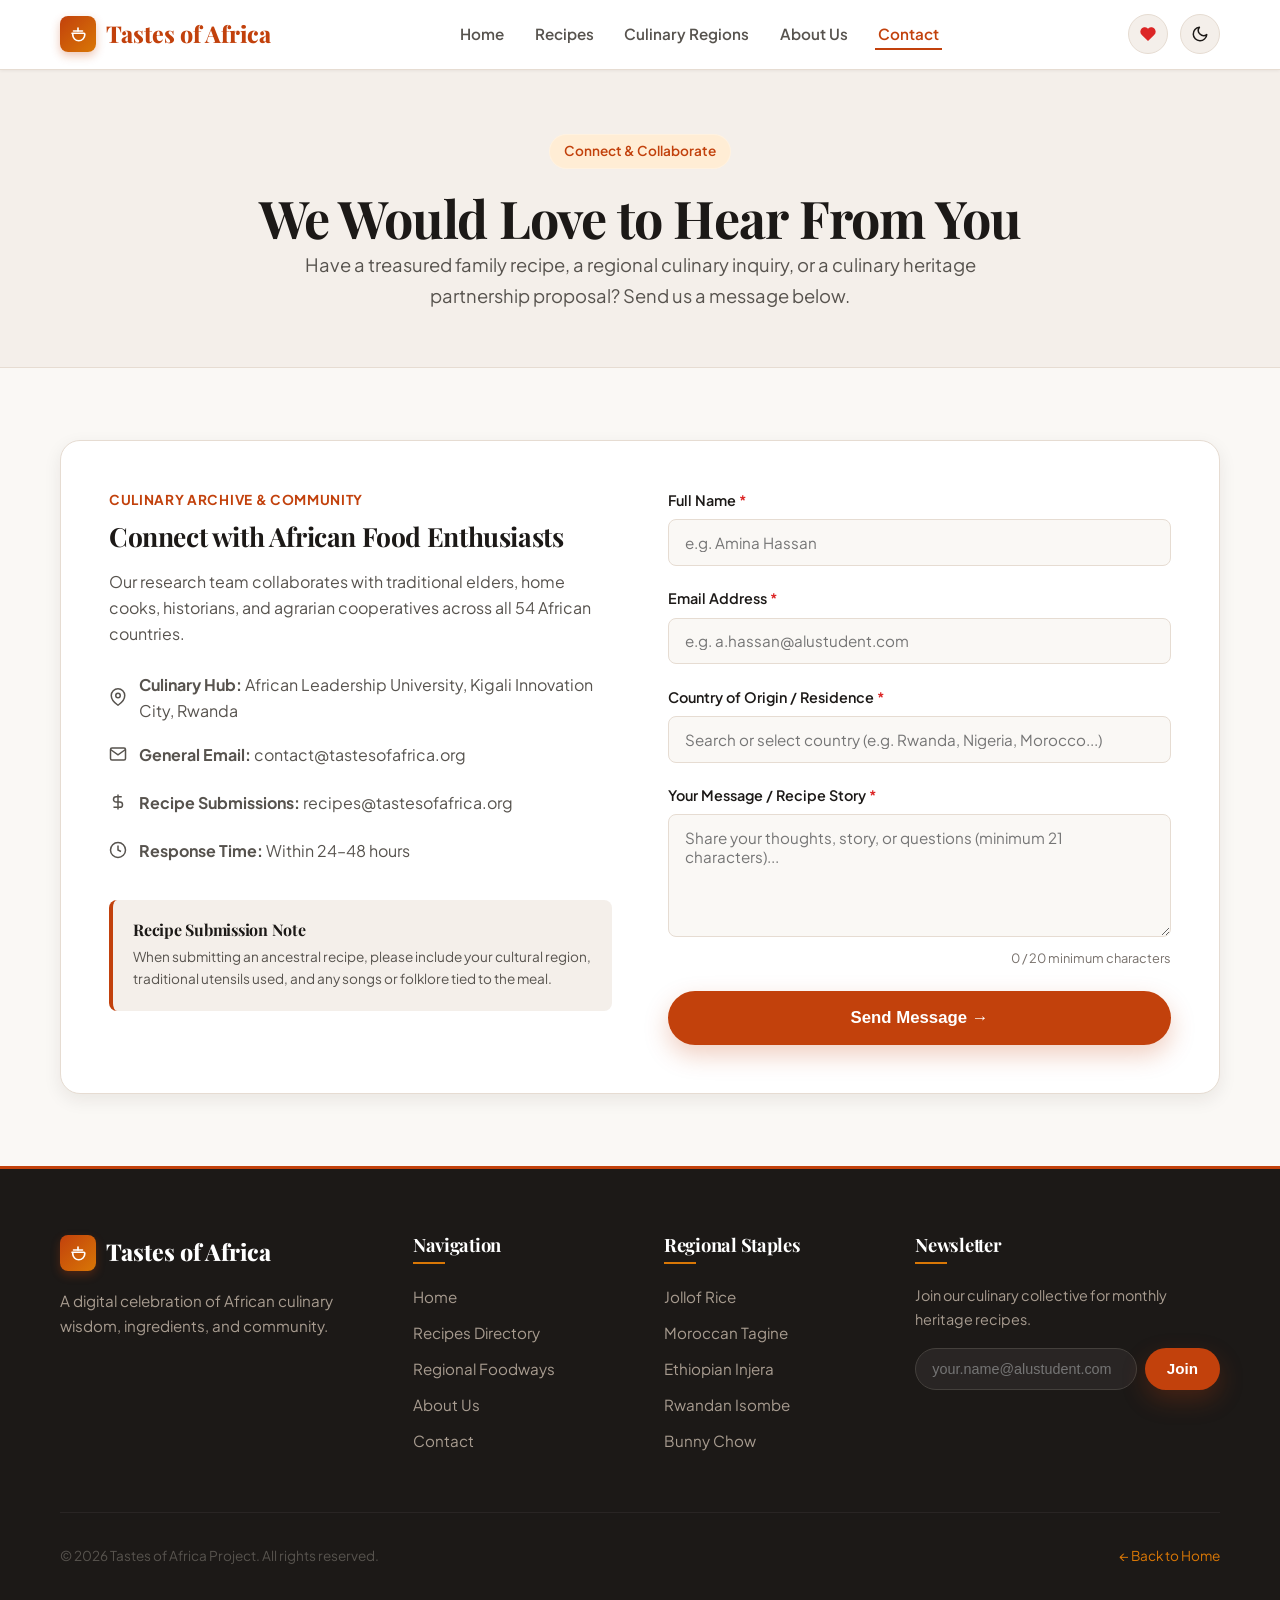
<file: contact.html>
<!DOCTYPE html>
<html lang="en">
<head>
  <meta charset="UTF-8">
  <meta name="viewport" content="width=device-width, initial-scale=1.0">
  <meta name="description" content="Contact the Tastes of Africa team - Submit family recipes, inquire about regional culinary workshops, or partner with our heritage archive.">
  <title>Contact Us | Tastes of Africa</title>
  <link rel="stylesheet" href="styles.css">
  <link rel="icon" href="data:image/svg+xml,<svg xmlns='http://www.w3.org/2000/svg' viewBox='0 0 100 100'><circle cx='50' cy='50' r='46' fill='%23C2410C'/><path d='M30 65 Q50 25 70 65 Z' fill='%23FAF8F5'/></svg>">
</head>
<body>

  <!-- Navigation Header -->
  <header class="site-header" role="banner">
    <div class="container navbar">
      <a href="index.html" class="brand-logo" aria-label="Tastes of Africa Homepage">
        <span class="brand-icon" aria-hidden="true"><svg width="18" height="18" viewBox="0 0 24 24" fill="none" stroke="currentColor" stroke-width="2.2" stroke-linecap="round" stroke-linejoin="round"><path d="M4 11h16a1 1 0 0 1 1 1v1a8 8 0 0 1-8 8 8 8 0 0 1-8-8v-1a1 1 0 0 1 1-1z"></path><path d="M6 8h12"></path><path d="M12 4v4"></path></svg></span>
        <span>Tastes of Africa</span>
      </a>

      <button class="mobile-nav-toggle" id="mobileNavToggle" aria-label="Toggle navigation menu" aria-expanded="false">
        ☰
      </button>

      <nav role="navigation" aria-label="Main Navigation">
        <ul class="nav-menu" id="navMenu">
          <li><a href="index.html" class="nav-link">Home</a></li>
          <li><a href="recipes.html" class="nav-link">Recipes</a></li>
          <li><a href="regions.html" class="nav-link">Culinary Regions</a></li>
          <li><a href="about.html" class="nav-link">About Us</a></li>
          <li><a href="contact.html" class="nav-link active">Contact</a></li>
        </ul>
      </nav>

      <div class="nav-actions">
        <a href="recipes.html" class="btn-icon" title="View Saved Favorites" aria-label="View Saved Favorites">
          <svg width="16" height="16" viewBox="0 0 24 24" fill="#DC2626" stroke="#DC2626" stroke-width="2" style="display:inline-block; vertical-align:middle;"><path d="M20.84 4.61a5.5 5.5 0 0 0-7.78 0L12 5.67l-1.06-1.06a5.5 5.5 0 0 0-7.78 7.78l1.06 1.06L12 21.23l7.78-7.78 1.06-1.06a5.5 5.5 0 0 0 0-7.78z"></path></svg><span id="favoritesCountBadge" class="pill-badge" style="display:none; font-size:0.7rem; padding: 2px 6px; margin-left: 2px;">0</span>
        </a>
        <button id="themeToggleBtn" class="btn-icon" aria-label="Toggle dark and light theme"><svg width="18" height="18" viewBox="0 0 24 24" fill="none" stroke="currentColor" stroke-width="2" stroke-linecap="round" stroke-linejoin="round"><path d="M21 12.79A9 9 0 1 1 11.21 3 7 7 0 0 0 21 12.79z"></path></svg></button>
      </div>
    </div>
  </header>

  <main id="mainContent">

    <!-- Page Header Hero -->
    <section class="section-muted" style="padding-block: 4rem 2.5rem; border-bottom: 1px solid var(--border-color);">
      <div class="container text-center" style="text-align: center;">
        <span class="pill-badge" style="background:var(--primary-light); color:var(--primary-terracotta); margin-bottom: 1rem; display:inline-block;">
          Connect & Collaborate
        </span>
        <h1>We Would Love to Hear From You</h1>
        <p style="max-width: 680px; margin-inline: auto; font-size: 1.15rem;">
          Have a treasured family recipe, a regional culinary inquiry, or a culinary heritage partnership proposal? Send us a message below.
        </p>
      </div>
    </section>

    <!-- Contact Form Section -->
    <section class="section">
      <div class="container">
        <div class="contact-wrapper">

          <!-- Left Info Column -->
          <div class="contact-info">
            <span class="tagline" style="color:var(--primary-terracotta); font-weight:700; text-transform:uppercase; font-size:0.85rem; letter-spacing:0.05em; display:block; margin-bottom:0.5rem;">
              Culinary Archive & Community
            </span>
            <h3>Connect with African Food Enthusiasts</h3>
            <p>
              Our research team collaborates with traditional elders, home cooks, historians, and agrarian cooperatives across all 54 African countries.
            </p>

            <ul class="contact-details">
              <li>
                <span style="font-size:1.3rem;"><svg width="18" height="18" viewBox="0 0 24 24" fill="none" stroke="currentColor" stroke-width="2"><path d="M21 10c0 7-9 13-9 13s-9-6-9-13a9 9 0 0 1 18 0z"></path><circle cx="12" cy="10" r="3"></circle></svg></span>
                <span><strong>Culinary Hub:</strong> African Leadership University, Kigali Innovation City, Rwanda</span>
              </li>
              <li>
                <span style="font-size:1.3rem;"><svg width="18" height="18" viewBox="0 0 24 24" fill="none" stroke="currentColor" stroke-width="2"><path d="M4 4h16c1.1 0 2 .9 2 2v12c0 1.1-.9 2-2 2H4c-1.1 0-2-.9-2-2V6c0-1.1.9-2 2-2z"></path><polyline points="22,6 12,13 2,6"></polyline></svg></span>
                <span><strong>General Email:</strong> contact@tastesofafrica.org</span>
              </li>
              <li>
                <span style="font-size:1.3rem;"><svg width="18" height="18" viewBox="0 0 24 24" fill="none" stroke="currentColor" stroke-width="2"><path d="M12 2v20M17 5H9.5a3.5 3.5 0 0 0 0 7h5a3.5 3.5 0 0 1 0 7H6"></path></svg></span>
                <span><strong>Recipe Submissions:</strong> recipes@tastesofafrica.org</span>
              </li>
              <li>
                <span style="font-size:1.3rem;"><svg width="18" height="18" viewBox="0 0 24 24" fill="none" stroke="currentColor" stroke-width="2"><circle cx="12" cy="12" r="10"></circle><polyline points="12 6 12 12 16 14"></polyline></svg></span>
                <span><strong>Response Time:</strong> Within 24–48 hours</span>
              </li>
            </ul>

            <div style="background:var(--bg-subtle); padding:1.25rem; border-radius:var(--radius-sm); border-left:4px solid var(--primary-terracotta); margin-top:2rem;">
              <h4 style="margin-bottom:0.35rem; font-size:1rem;">Recipe Submission Note</h4>
              <p style="margin:0; font-size:0.85rem; color:var(--text-secondary);">
                When submitting an ancestral recipe, please include your cultural region, traditional utensils used, and any songs or folklore tied to the meal.
              </p>
            </div>
          </div>

          <!-- Right Column: Accessible Form & Dynamic JS Feedback -->
          <div class="contact-form-container">

            <!-- Dynamic Confirmation Card (Hidden by default, shown by JS on successful validation) -->
            <div id="confirmationCard" class="confirmation-card" role="alert" aria-live="polite">
              <div style="display:inline-grid; place-items:center; width:64px; height:64px; border-radius:50%; background:#DCFCE7; color:#166534; margin-bottom:1rem;"><svg width="32" height="32" viewBox="0 0 24 24" fill="none" stroke="currentColor" stroke-width="2.5"><polyline points="20 6 9 17 4 12"></polyline></svg></div>
              <h3 id="dynamicGreeting">Thank you! We've received your message.</h3>
              <p>
                Our culinary team has received your submission and will get in touch with you shortly. Thank you for contributing to Africa's living culinary story!
              </p>
              <div style="margin-top:1.5rem;">
                <a href="recipes.html" class="btn btn-primary">Browse Recipes Meanwhile →</a>
              </div>
            </div>

            <!-- The Contact Form -->
            <form id="contactForm" novalidate aria-label="Contact Tastes of Africa Form">

              <!-- Name Field with Label -->
              <div class="form-group">
                <label for="name">Full Name <span style="color:var(--paprika-red);">*</span></label>
                <input 
                  type="text" 
                  id="name" 
                  name="name" 
                  class="form-control" 
                  placeholder="e.g. Amina Hassan" 
                  required 
                  autocomplete="name">
                <div class="form-feedback" id="nameError">Please enter your name.</div>
              </div>

              <!-- Email Field with Label -->
              <div class="form-group">
                <label for="email">Email Address <span style="color:var(--paprika-red);">*</span></label>
                <input 
                  type="email" 
                  id="email" 
                  name="email" 
                  class="form-control" 
                  placeholder="e.g. a.hassan@alustudent.com" 
                  required 
                  autocomplete="email">
                <div class="form-feedback" id="emailError">Please enter a valid email address.</div>
              </div>

              <!-- Country Field with <select> and <datalist> Suggestions -->
              <div class="form-group">
                <label for="country">Country of Origin / Residence <span style="color:var(--paprika-red);">*</span></label>
                <input 
                  list="africanCountries" 
                  id="country" 
                  name="country" 
                  class="form-control" 
                  placeholder="Search or select country (e.g. Rwanda, Nigeria, Morocco...)" 
                  required>
                
                <!-- Datalist Suggestions -->
                <datalist id="africanCountries">
                  <option value="Algeria">
                  <option value="Angola">
                  <option value="Cameroon">
                  <option value="Democratic Republic of the Congo">
                  <option value="Egypt">
                  <option value="Eritrea">
                  <option value="Ethiopia">
                  <option value="Ghana">
                  <option value="Ivory Coast">
                  <option value="Kenya">
                  <option value="Madagascar">
                  <option value="Mali">
                  <option value="Morocco">
                  <option value="Mozambique">
                  <option value="Nigeria">
                  <option value="Rwanda">
                  <option value="Senegal">
                  <option value="South Africa">
                  <option value="Tanzania">
                  <option value="Tunisia">
                  <option value="Uganda">
                  <option value="Zambia">
                  <option value="Zimbabwe">
                </datalist>
              </div>

              <!-- Message Textarea with Label -->
              <div class="form-group">
                <label for="message">Your Message / Recipe Story <span style="color:var(--paprika-red);">*</span></label>
                <textarea 
                  id="message" 
                  name="message" 
                  class="form-control" 
                  placeholder="Share your thoughts, story, or questions (minimum 21 characters)..." 
                  rows="5" 
                  required></textarea>
                <div class="char-counter" id="charCounter">0 / 20 minimum characters</div>
                <div class="form-feedback" id="messageError">Please enter at least 21 characters in your message.</div>
              </div>

              <!-- Submit Button -->
              <button type="submit" class="btn btn-primary" id="submitBtn" style="width:100%; padding:0.95rem; font-size:1.05rem;">
                Send Message →
              </button>
            </form>

          </div>

        </div>
      </div>
    </section>

  </main>

  <!-- Site Footer -->
  <footer class="site-footer" role="contentinfo">
    <div class="container">
      <div class="footer-grid">

        <div class="footer-col">
          <a href="index.html" class="brand-logo" style="color:#FFFFFF; margin-bottom:1rem; display:inline-flex;">
            <span class="brand-icon" aria-hidden="true"><svg width="18" height="18" viewBox="0 0 24 24" fill="none" stroke="currentColor" stroke-width="2.2" stroke-linecap="round" stroke-linejoin="round"><path d="M4 11h16a1 1 0 0 1 1 1v1a8 8 0 0 1-8 8 8 8 0 0 1-8-8v-1a1 1 0 0 1 1-1z"></path><path d="M6 8h12"></path><path d="M12 4v4"></path></svg></span>
            <span>Tastes of Africa</span>
          </a>
          <p style="color:#A89C90; font-size:0.95rem;">
            A digital celebration of African culinary wisdom, ingredients, and community.
          </p>
        </div>

        <div class="footer-col">
          <h4>Navigation</h4>
          <ul class="footer-links">
            <li><a href="index.html">Home</a></li>
            <li><a href="recipes.html">Recipes Directory</a></li>
            <li><a href="regions.html">Regional Foodways</a></li>
            <li><a href="about.html">About Us</a></li>
            <li><a href="contact.html">Contact</a></li>
          </ul>
        </div>

        <div class="footer-col">
          <h4>Regional Staples</h4>
          <ul class="footer-links">
            <li><a href="jollof-rice.html">Jollof Rice</a></li>
            <li><a href="tagine.html">Moroccan Tagine</a></li>
            <li><a href="injera.html">Ethiopian Injera</a></li>
            <li><a href="isombe.html">Rwandan Isombe</a></li>
            <li><a href="bunny-chow.html">Bunny Chow</a></li>
          </ul>
        </div>

        <div class="footer-col">
          <h4>Newsletter</h4>
          <p style="color:#A89C90; font-size:0.9rem;">
            Join our culinary collective for monthly heritage recipes.
          </p>
          <form class="newsletter-form">
            <input type="email" placeholder="your.name@alustudent.com" required>
            <button type="submit" class="btn btn-primary" style="padding:0.65rem 1.25rem;">Join</button>
          </form>
        </div>

      </div>

      <div class="footer-bottom">
        <p>© 2026 Tastes of Africa Project. All rights reserved.</p>
        <p><a href="index.html" style="color:var(--saffron-gold);">← Back to Home</a></p>
      </div>
    </div>
  </footer>

  <script src="script.js"></script>
</body>
</html>
</file>
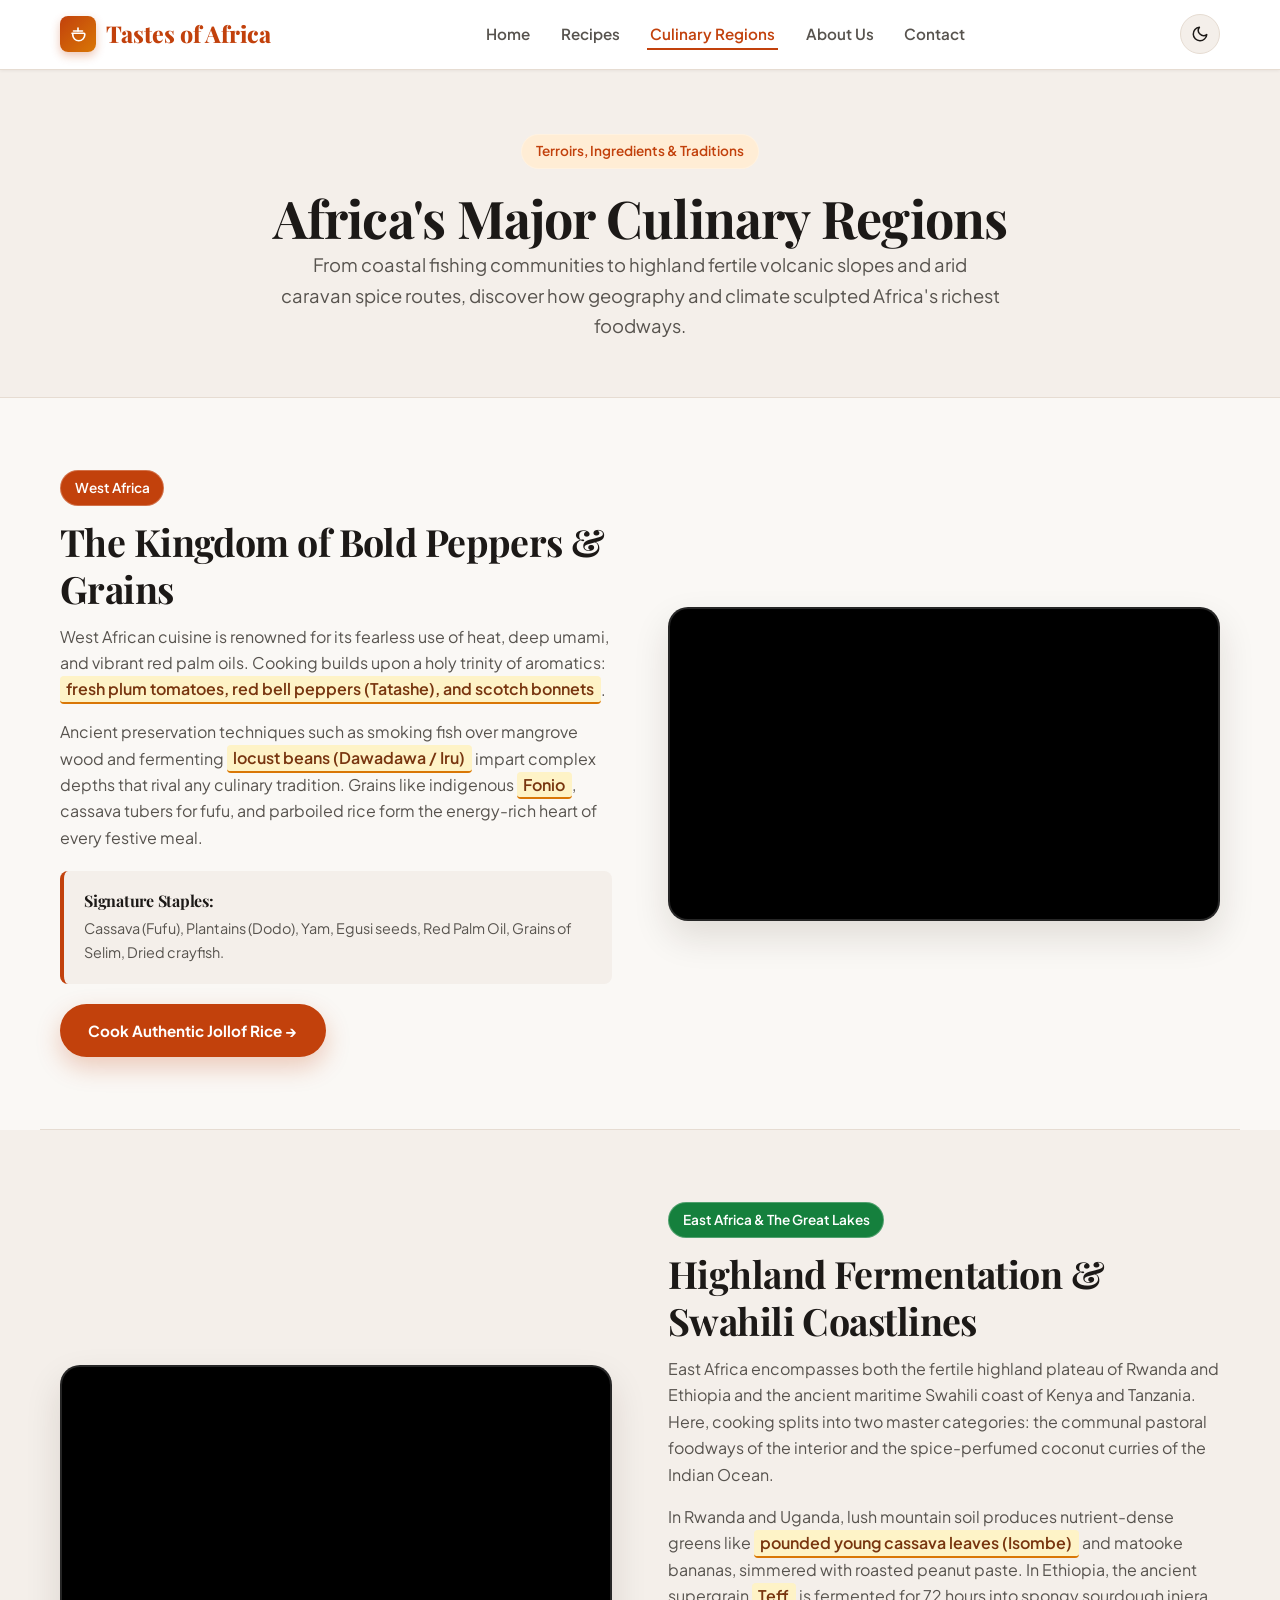
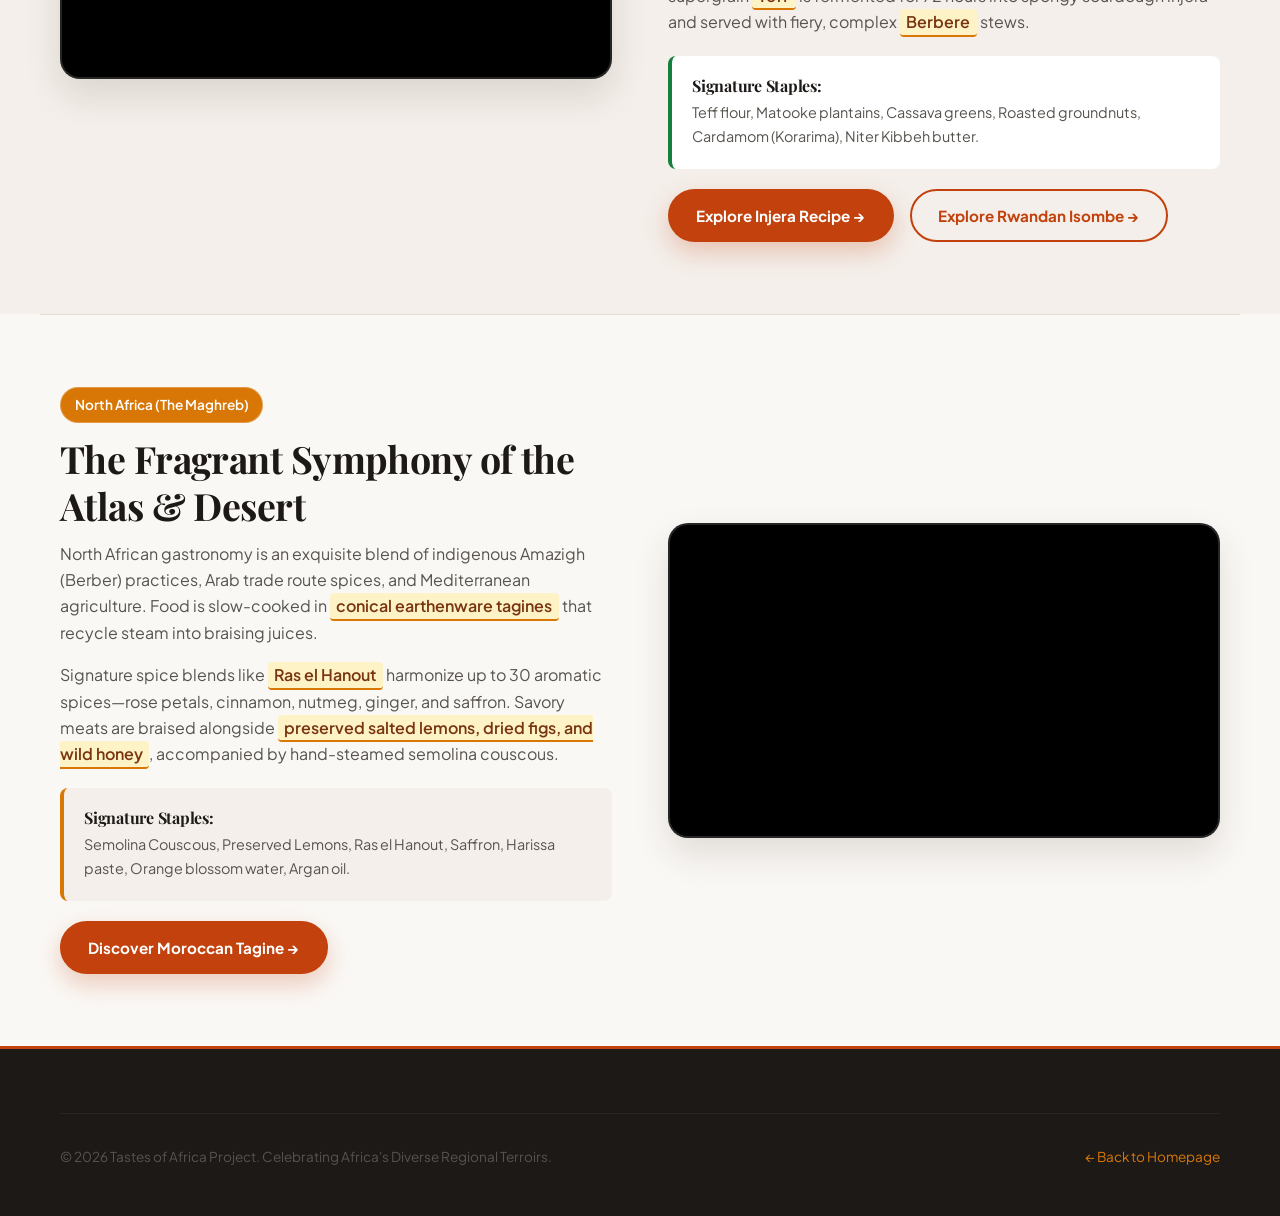
<file: regions.html>
<!DOCTYPE html>
<html lang="en">
<head>
  <meta charset="UTF-8">
  <meta name="viewport" content="width=device-width, initial-scale=1.0">
  <meta name="description" content="Explore Africa's diverse culinary terroirs: West Africa's smoky pepper stews, North Africa's aromatic tagines, East Africa's highland grains, and Southern Africa's open-fire braais.">
  <title>Culinary Regions of Africa | Tastes of Africa</title>
  <link rel="stylesheet" href="styles.css">
  <link rel="icon" href="data:image/svg+xml,<svg xmlns='http://www.w3.org/2000/svg' viewBox='0 0 100 100'><circle cx='50' cy='50' r='46' fill='%23C2410C'/><path d='M30 65 Q50 25 70 65 Z' fill='%23FAF8F5'/></svg>">
</head>
<body>

  <!-- Navigation Header -->
  <header class="site-header" role="banner">
    <div class="container navbar">
      <a href="index.html" class="brand-logo">
        <span class="brand-icon" aria-hidden="true"><svg width="18" height="18" viewBox="0 0 24 24" fill="none" stroke="currentColor" stroke-width="2.2" stroke-linecap="round" stroke-linejoin="round"><path d="M4 11h16a1 1 0 0 1 1 1v1a8 8 0 0 1-8 8 8 8 0 0 1-8-8v-1a1 1 0 0 1 1-1z"></path><path d="M6 8h12"></path><path d="M12 4v4"></path></svg></span>
        <span>Tastes of Africa</span>
      </a>

      <button class="mobile-nav-toggle" id="mobileNavToggle" aria-label="Toggle navigation">☰</button>

      <nav role="navigation">
        <ul class="nav-menu" id="navMenu">
          <li><a href="index.html" class="nav-link">Home</a></li>
          <li><a href="recipes.html" class="nav-link">Recipes</a></li>
          <li><a href="regions.html" class="nav-link active">Culinary Regions</a></li>
          <li><a href="about.html" class="nav-link">About Us</a></li>
          <li><a href="contact.html" class="nav-link">Contact</a></li>
        </ul>
      </nav>

      <div class="nav-actions">
        <button id="themeToggleBtn" class="btn-icon" aria-label="Toggle theme"><svg width="18" height="18" viewBox="0 0 24 24" fill="none" stroke="currentColor" stroke-width="2" stroke-linecap="round" stroke-linejoin="round"><path d="M21 12.79A9 9 0 1 1 11.21 3 7 7 0 0 0 21 12.79z"></path></svg></button>
      </div>
    </div>
  </header>

  <main id="mainContent">

    <!-- Region Page Hero -->
    <section class="section-muted" style="padding-block: 4rem 2.5rem; border-bottom: 1px solid var(--border-color);">
      <div class="container text-center" style="text-align: center;">
        <span class="pill-badge" style="background:var(--primary-light); color:var(--primary-terracotta); margin-bottom: 1rem; display:inline-block;">
          Terroirs, Ingredients & Traditions
        </span>
        <h1>Africa's Major Culinary Regions</h1>
        <p style="max-width: 720px; margin-inline: auto; font-size: 1.15rem;">
          From coastal fishing communities to highland fertile volcanic slopes and arid caravan spice routes, discover how geography and climate sculpted Africa's richest foodways.
        </p>
      </div>
    </section>

    <!-- Region 1: West Africa -->
    <section class="section" id="west-africa">
      <div class="container">
        <div style="display:grid; grid-template-columns: 1fr 1fr; gap: 3.5rem; align-items:center;">
          <div>
            <span class="pill-badge" style="background:var(--primary-terracotta); color:#fff; margin-bottom:0.75rem; display:inline-block;">
              West Africa
            </span>
            <h2>The Kingdom of Bold Peppers & Grains</h2>
            <p>
              West African cuisine is renowned for its fearless use of heat, deep umami, and vibrant red palm oils. Cooking builds upon a holy trinity of aromatics: <mark>fresh plum tomatoes, red bell peppers (Tatashe), and scotch bonnets</mark>.
            </p>
            <p>
              Ancient preservation techniques such as smoking fish over mangrove wood and fermenting <mark>locust beans (Dawadawa / Iru)</mark> impart complex depths that rival any culinary tradition. Grains like indigenous <mark>Fonio</mark>, cassava tubers for fufu, and parboiled rice form the energy-rich heart of every festive meal.
            </p>
            <div style="background:var(--bg-subtle); padding:1.25rem; border-radius:var(--radius-sm); margin-block:1.25rem; border-left:4px solid var(--primary-terracotta);">
              <h4 style="margin-bottom:0.35rem;">Signature Staples:</h4>
              <p style="margin:0; font-size:0.9rem;">
                Cassava (Fufu), Plantains (Dodo), Yam, Egusi seeds, Red Palm Oil, Grains of Selim, Dried crayfish.
              </p>
            </div>
            <div>
              <a href="jollof-rice.html" class="btn btn-primary">Cook Authentic Jollof Rice →</a>
            </div>
          </div>

          <div>
            <div class="video-responsive-wrapper">
              <iframe 
                src="https://www.youtube-nocookie.com/embed/Zq_y6Z1-c2s" 
                title="West African Street Food and Cooking Culture" 
                allowfullscreen 
                loading="lazy">
              </iframe>
            </div>
          </div>
        </div>
      </div>
    </section>

    <hr style="border:none; border-top:1px solid var(--border-color); max-width:1200px; margin-inline:auto;">

    <!-- Region 2: East Africa -->
    <section class="section section-muted" id="east-africa">
      <div class="container">
        <div style="display:grid; grid-template-columns: 1fr 1fr; gap: 3.5rem; align-items:center;">
          <div style="order: 2;">
            <span class="pill-badge" style="background:var(--moringa-green); color:#fff; margin-bottom:0.75rem; display:inline-block;">
              East Africa & The Great Lakes
            </span>
            <h2>Highland Fermentation & Swahili Coastlines</h2>
            <p>
              East Africa encompasses both the fertile highland plateau of Rwanda and Ethiopia and the ancient maritime Swahili coast of Kenya and Tanzania. Here, cooking splits into two master categories: the communal pastoral foodways of the interior and the spice-perfumed coconut curries of the Indian Ocean.
            </p>
            <p>
              In Rwanda and Uganda, lush mountain soil produces nutrient-dense greens like <mark>pounded young cassava leaves (Isombe)</mark> and matooke bananas, simmered with roasted peanut paste. In Ethiopia, the ancient supergrain <mark>Teff</mark> is fermented for 72 hours into spongy sourdough injera and served with fiery, complex <mark>Berbere</mark> stews.
            </p>
            <div style="background:var(--bg-surface); padding:1.25rem; border-radius:var(--radius-sm); margin-block:1.25rem; border-left:4px solid var(--moringa-green);">
              <h4 style="margin-bottom:0.35rem;">Signature Staples:</h4>
              <p style="margin:0; font-size:0.9rem;">
                Teff flour, Matooke plantains, Cassava greens, Roasted groundnuts, Cardamom (Korarima), Niter Kibbeh butter.
              </p>
            </div>
            <div style="display:flex; gap:1rem; flex-wrap:wrap;">
              <a href="injera.html" class="btn btn-primary">Explore Injera Recipe →</a>
              <a href="isombe.html" class="btn btn-outline">Explore Rwandan Isombe →</a>
            </div>
          </div>

          <div style="order: 1;">
            <div class="video-responsive-wrapper">
              <iframe 
                src="https://www.youtube-nocookie.com/embed/n4p5w9k3z-U" 
                title="East African Highland and Coastal Foodways" 
                allowfullscreen 
                loading="lazy">
              </iframe>
            </div>
          </div>
        </div>
      </div>
    </section>

    <hr style="border:none; border-top:1px solid var(--border-color); max-width:1200px; margin-inline:auto;">

    <!-- Region 3: North Africa (Maghreb) -->
    <section class="section" id="north-africa">
      <div class="container">
        <div style="display:grid; grid-template-columns: 1fr 1fr; gap: 3.5rem; align-items:center;">
          <div>
            <span class="pill-badge" style="background:var(--saffron-gold); color:#fff; margin-bottom:0.75rem; display:inline-block;">
              North Africa (The Maghreb)
            </span>
            <h2>The Fragrant Symphony of the Atlas & Desert</h2>
            <p>
              North African gastronomy is an exquisite blend of indigenous Amazigh (Berber) practices, Arab trade route spices, and Mediterranean agriculture. Food is slow-cooked in <mark>conical earthenware tagines</mark> that recycle steam into braising juices.
            </p>
            <p>
              Signature spice blends like <mark>Ras el Hanout</mark> harmonize up to 30 aromatic spices—rose petals, cinnamon, nutmeg, ginger, and saffron. Savory meats are braised alongside <mark>preserved salted lemons, dried figs, and wild honey</mark>, accompanied by hand-steamed semolina couscous.
            </p>
            <div style="background:var(--bg-subtle); padding:1.25rem; border-radius:var(--radius-sm); margin-block:1.25rem; border-left:4px solid var(--saffron-gold);">
              <h4 style="margin-bottom:0.35rem;">Signature Staples:</h4>
              <p style="margin:0; font-size:0.9rem;">
                Semolina Couscous, Preserved Lemons, Ras el Hanout, Saffron, Harissa paste, Orange blossom water, Argan oil.
              </p>
            </div>
            <div>
              <a href="tagine.html" class="btn btn-primary">Discover Moroccan Tagine →</a>
            </div>
          </div>

          <div>
            <div class="video-responsive-wrapper">
              <iframe 
                src="https://www.youtube-nocookie.com/embed/Pj1Gj575t0M" 
                title="North African Maghreb Tagines and Spices" 
                allowfullscreen 
                loading="lazy">
              </iframe>
            </div>
          </div>
        </div>
      </div>
    </section>

  </main>

  <!-- Site Footer -->
  <footer class="site-footer" role="contentinfo">
    <div class="container">
      <div class="footer-bottom">
        <p>© 2026 Tastes of Africa Project. Celebrating Africa's Diverse Regional Terroirs.</p>
        <p><a href="index.html" style="color:var(--saffron-gold);">← Back to Homepage</a></p>
      </div>
    </div>
  </footer>

  <script src="script.js"></script>
</body>
</html>
</file>
<file: styles.css>
/* ==========================================================================
   Tastes of Africa - Master Stylesheet
   Theme: African Culinary Heritage (Warm Spices, Earthy Terracotta, Saffron Gold)
   ========================================================================== */

@import url('https://fonts.googleapis.com/css2?family=Playfair+Display:ital,wght@0,600;0,700;0,800;1,600&family=Plus+Jakarta+Sans:wght@400;500;600;700&display=swap');

/* --- Custom CSS Variables & Themes --- */
:root {
  /* Spice Palette */
  --primary-terracotta: #C2410C;
  --primary-hover: #9A3412;
  --primary-light: #FFEDD5;
  --saffron-gold: #D97706;
  --saffron-light: #FEF3C7;
  --clove-brown: #78350F;
  --moringa-green: #15803D;
  --moringa-light: #DCFCE7;
  --paprika-red: #DC2626;

  /* Surfaces & Neutral Tints (Light Mode) */
  --bg-primary: #FAF8F5;
  --bg-surface: #FFFFFF;
  --bg-surface-elevated: #FFFFFF;
  --bg-subtle: #F4EFEA;
  --border-color: #E6DCD2;
  --border-focus: #C2410C;

  /* Text Colors */
  --text-primary: #1C1917;
  --text-secondary: #57534E;
  --text-muted: #78716C;
  --text-on-accent: #FFFFFF;

  /* Shadows & Radius */
  --shadow-sm: 0 1px 3px rgba(41, 23, 10, 0.06);
  --shadow-md: 0 6px 18px rgba(41, 23, 10, 0.08);
  --shadow-lg: 0 16px 36px rgba(41, 23, 10, 0.12);
  --shadow-accent: 0 10px 24px rgba(194, 65, 12, 0.25);
  --radius-sm: 8px;
  --radius-md: 14px;
  --radius-lg: 20px;
  --radius-full: 9999px;

  /* Typography */
  --font-heading: 'Playfair Display', Georgia, serif;
  --font-body: 'Plus Jakarta Sans', system-ui, -apple-system, sans-serif;
  --transition-speed: 0.25s;
}

/* Dark Mode Variables */
[data-theme="dark"] {
  --bg-primary: #12100E;
  --bg-surface: #1C1814;
  --bg-surface-elevated: #26211C;
  --bg-subtle: #241E18;
  --border-color: #383028;
  --border-focus: #EA580C;

  --text-primary: #F5EFEB;
  --text-secondary: #D6CBC1;
  --text-muted: #A89C90;

  --primary-light: rgba(194, 65, 12, 0.25);
  --saffron-light: rgba(217, 119, 6, 0.25);
  --shadow-sm: 0 1px 3px rgba(0, 0, 0, 0.3);
  --shadow-md: 0 6px 18px rgba(0, 0, 0, 0.45);
  --shadow-lg: 0 16px 36px rgba(0, 0, 0, 0.6);
}

/* --- Base & Reset --- */
*, *::before, *::after {
  box-sizing: border-box;
  margin: 0;
  padding: 0;
}

html {
  font-size: 16px;
  scroll-behavior: smooth;
}

body {
  font-family: var(--font-body);
  color: var(--text-primary);
  background-color: var(--bg-primary);
  line-height: 1.65;
  transition: background-color var(--transition-speed) ease, color var(--transition-speed) ease;
  min-height: 100vh;
  display: flex;
  flex-direction: column;
}

/* Typography Headings */
h1, h2, h3, h4, h5, h6 {
  font-family: var(--font-heading);
  color: var(--text-primary);
  line-height: 1.25;
  font-weight: 700;
  letter-spacing: -0.015em;
}

h1 { font-size: clamp(2rem, 5vw, 3.25rem); }
h2 { font-size: clamp(1.65rem, 3.5vw, 2.35rem); margin-bottom: 0.75rem; }
h3 { font-size: clamp(1.25rem, 2.5vw, 1.65rem); }

p {
  margin-bottom: 1rem;
  color: var(--text-secondary);
}

a {
  color: var(--primary-terracotta);
  text-decoration: none;
  transition: color var(--transition-speed) ease;
}

a:hover, a:focus-visible {
  color: var(--primary-hover);
  text-decoration: underline;
}

img {
  max-width: 100%;
  height: auto;
  display: block;
}

/* Custom Highlight Mark */
mark {
  background: var(--saffron-light);
  color: var(--clove-brown);
  padding: 0.15em 0.4em;
  border-radius: 4px;
  font-weight: 600;
  border-bottom: 2px solid var(--saffron-gold);
}

[data-theme="dark"] mark {
  color: #FEF3C7;
  border-bottom-color: #F59E0B;
}

/* Layout Utilities */
.container {
  width: 100%;
  max-width: 1200px;
  margin-inline: auto;
  padding-inline: 1.25rem;
}

.section {
  padding-block: 4.5rem;
}

.section-muted {
  background-color: var(--bg-subtle);
}

.section-header {
  text-align: center;
  max-width: 720px;
  margin-inline: auto;
  margin-bottom: 3rem;
}

.section-header .tagline {
  color: var(--primary-terracotta);
  text-transform: uppercase;
  font-weight: 700;
  letter-spacing: 0.1em;
  font-size: 0.85rem;
  margin-bottom: 0.5rem;
  display: inline-block;
}

.section-header p {
  font-size: 1.1rem;
  margin-bottom: 0;
}

/* --- Navigation Header --- */
.site-header {
  position: sticky;
  top: 0;
  z-index: 100;
  background-color: var(--bg-surface);
  border-bottom: 1px solid var(--border-color);
  box-shadow: var(--shadow-sm);
  transition: background-color var(--transition-speed) ease, border-color var(--transition-speed) ease;
}

.navbar {
  display: flex;
  align-items: center;
  justify-content: space-between;
  padding-block: 0.9rem;
}

.brand-logo {
  display: flex;
  align-items: center;
  gap: 0.65rem;
  font-family: var(--font-heading);
  font-size: 1.45rem;
  font-weight: 800;
  color: var(--primary-terracotta);
  text-decoration: none;
}

.brand-logo:hover {
  text-decoration: none;
}

.brand-icon {
  width: 2.25rem;
  height: 2.25rem;
  background: linear-gradient(135deg, var(--primary-terracotta), var(--saffron-gold));
  color: #FFFFFF;
  border-radius: var(--radius-sm);
  display: grid;
  place-items: center;
  box-shadow: 0 4px 10px rgba(194, 65, 12, 0.3);
}

.brand-icon svg {
  display: block;
}

.nav-menu {
  display: flex;
  align-items: center;
  gap: 1.5rem;
  list-style: none;
}

.nav-link {
  font-weight: 600;
  color: var(--text-secondary);
  padding: 0.4rem 0.2rem;
  position: relative;
  text-decoration: none;
  font-size: 0.95rem;
}

.nav-link:hover, .nav-link:focus-visible {
  color: var(--primary-terracotta);
  text-decoration: none;
}

.nav-link.active {
  color: var(--primary-terracotta);
}

.nav-link::after {
  content: '';
  position: absolute;
  bottom: 0;
  left: 0;
  width: 0;
  height: 2px;
  background-color: var(--primary-terracotta);
  transition: width var(--transition-speed) ease;
}

.nav-link:hover::after, .nav-link.active::after {
  width: 100%;
}

.nav-actions {
  display: flex;
  align-items: center;
  gap: 0.75rem;
}

/* Theme Toggle Button */
.btn-icon {
  background: var(--bg-subtle);
  border: 1px solid var(--border-color);
  color: var(--text-primary);
  width: 2.5rem;
  height: 2.5rem;
  border-radius: var(--radius-full);
  display: grid;
  place-items: center;
  cursor: pointer;
  transition: all var(--transition-speed) ease;
  font-size: 1.1rem;
}

.btn-icon:hover {
  background: var(--primary-light);
  color: var(--primary-terracotta);
  border-color: var(--primary-terracotta);
}

/* Mobile Nav Toggle */
.mobile-nav-toggle {
  display: none;
  background: transparent;
  border: none;
  font-size: 1.5rem;
  color: var(--text-primary);
  cursor: pointer;
  padding: 0.25rem;
}

/* --- Hero Section --- */
.hero-section {
  position: relative;
  min-height: 85vh;
  display: flex;
  align-items: center;
  background: linear-gradient(rgba(28, 25, 23, 0.7), rgba(28, 25, 23, 0.85)),
              url('https://images.unsplash.com/photo-1541518763669-27fef04b14ea?auto=format&fit=crop&w=1920&q=80') center/cover no-repeat;
  color: #FFFFFF;
  padding-block: 5rem;
}

.hero-grid {
  display: grid;
  grid-template-columns: 1.15fr 0.85fr;
  gap: 3.5rem;
  align-items: center;
}

.hero-content h1 {
  color: #FFFFFF;
  margin-bottom: 1.25rem;
}

.hero-content p {
  color: #E7E0D8;
  font-size: 1.2rem;
  margin-bottom: 2rem;
  max-width: 580px;
}

.hero-badges {
  display: flex;
  flex-wrap: wrap;
  gap: 0.75rem;
  margin-bottom: 1.75rem;
}

.pill-badge {
  background: rgba(255, 255, 255, 0.15);
  backdrop-filter: blur(8px);
  border: 1px solid rgba(255, 255, 255, 0.25);
  color: #FFFFFF;
  font-size: 0.85rem;
  font-weight: 600;
  padding: 0.35rem 0.85rem;
  border-radius: var(--radius-full);
}

.hero-cta-group {
  display: flex;
  gap: 1rem;
  flex-wrap: wrap;
}

/* Video Frame Wrapper (16:9 Aspect Ratio) */
.video-responsive-wrapper {
  position: relative;
  width: 100%;
  padding-bottom: 56.25%; /* 16:9 ratio */
  height: 0;
  overflow: hidden;
  border-radius: var(--radius-lg);
  box-shadow: var(--shadow-lg);
  border: 2px solid rgba(255, 255, 255, 0.15);
  background-color: #000000;
}

.video-responsive-wrapper iframe {
  position: absolute;
  top: 0;
  left: 0;
  width: 100%;
  height: 100%;
  border: 0;
}

/* Button Styles */
.btn {
  display: inline-flex;
  align-items: center;
  justify-content: center;
  gap: 0.5rem;
  padding: 0.75rem 1.65rem;
  font-weight: 700;
  font-size: 0.95rem;
  border-radius: var(--radius-full);
  text-decoration: none;
  cursor: pointer;
  transition: all var(--transition-speed) ease;
  border: 2px solid transparent;
}

.btn-primary {
  background-color: var(--primary-terracotta);
  color: #FFFFFF;
  box-shadow: var(--shadow-accent);
}

.btn-primary:hover, .btn-primary:focus-visible {
  background-color: var(--primary-hover);
  color: #FFFFFF;
  transform: translateY(-2px);
  box-shadow: 0 12px 24px rgba(194, 65, 12, 0.35);
  text-decoration: none;
}

.btn-outline-light {
  background: transparent;
  color: #FFFFFF;
  border-color: rgba(255, 255, 255, 0.5);
}

.btn-outline-light:hover {
  background: #FFFFFF;
  color: var(--text-primary);
  border-color: #FFFFFF;
  text-decoration: none;
}

.btn-outline {
  background: transparent;
  color: var(--primary-terracotta);
  border-color: var(--primary-terracotta);
}

.btn-outline:hover {
  background: var(--primary-terracotta);
  color: #FFFFFF;
  text-decoration: none;
}

/* --- Filter Bar Component --- */
.filter-bar {
  display: flex;
  justify-content: center;
  flex-wrap: wrap;
  gap: 0.65rem;
  margin-bottom: 2.75rem;
}

.filter-btn {
  background: var(--bg-surface);
  border: 1px solid var(--border-color);
  color: var(--text-secondary);
  padding: 0.55rem 1.25rem;
  border-radius: var(--radius-full);
  font-weight: 600;
  font-size: 0.9rem;
  cursor: pointer;
  transition: all var(--transition-speed) ease;
}

.filter-btn:hover {
  border-color: var(--primary-terracotta);
  color: var(--primary-terracotta);
}

.filter-btn.active {
  background: var(--primary-terracotta);
  color: #FFFFFF;
  border-color: var(--primary-terracotta);
  box-shadow: 0 4px 12px rgba(194, 65, 12, 0.3);
}

/* --- Card Grids --- */
.card-grid {
  display: grid;
  grid-template-columns: repeat(auto-fill, minmax(320px, 1fr));
  gap: 2rem;
}

/* Dish Card (<figure> + <figcaption>) */
.recipe-card {
  background: var(--bg-surface);
  border-radius: var(--radius-md);
  border: 1px solid var(--border-color);
  overflow: hidden;
  box-shadow: var(--shadow-sm);
  transition: transform var(--transition-speed) ease, box-shadow var(--transition-speed) ease;
  display: flex;
  flex-direction: column;
  position: relative;
}

.recipe-card:hover {
  transform: translateY(-6px);
  box-shadow: var(--shadow-md);
  border-color: rgba(194, 65, 12, 0.3);
}

.card-image-wrap {
  position: relative;
  width: 100%;
  height: 220px;
  overflow: hidden;
  background-color: var(--bg-subtle);
}

.card-image-wrap img {
  width: 100%;
  height: 100%;
  object-fit: cover;
  transition: transform 0.4s ease;
}

.recipe-card:hover .card-image-wrap img {
  transform: scale(1.05);
}

.card-badge {
  position: absolute;
  top: 1rem;
  left: 1rem;
  background: var(--primary-terracotta);
  color: #FFFFFF;
  font-size: 0.75rem;
  font-weight: 700;
  text-transform: uppercase;
  letter-spacing: 0.05em;
  padding: 0.3rem 0.7rem;
  border-radius: var(--radius-sm);
  box-shadow: var(--shadow-sm);
}

/* Favorite Heart Button */
.btn-favorite {
  position: absolute;
  top: 1rem;
  right: 1rem;
  background: rgba(255, 255, 255, 0.95);
  backdrop-filter: blur(6px);
  border: 1px solid rgba(0, 0, 0, 0.08);
  width: 2.35rem;
  height: 2.35rem;
  border-radius: var(--radius-full);
  display: grid;
  place-items: center;
  color: var(--text-secondary);
  cursor: pointer;
  transition: transform 0.2s ease, background-color 0.2s ease, color 0.2s ease, border-color 0.2s ease;
  z-index: 2;
}

.btn-favorite svg {
  display: block;
  pointer-events: none;
  transition: transform 0.2s ease;
}

.btn-favorite:hover {
  transform: scale(1.1);
  background: #FFFFFF;
  color: var(--primary-terracotta);
}

.btn-favorite.is-favorite {
  background: #FEE2E2;
  border-color: #F87171;
  color: #DC2626;
}

.btn-favorite.is-favorite svg {
  fill: #DC2626;
  stroke: #DC2626;
}

.btn-with-text {
  display: inline-flex;
  align-items: center;
  gap: 0.5rem;
  width: auto;
  height: auto;
  padding: 0.6rem 1.25rem;
  font-size: 0.9rem;
}

.card-body {
  padding: 1.5rem;
  display: flex;
  flex-direction: column;
  flex-grow: 1;
}

.card-meta {
  display: flex;
  align-items: center;
  justify-content: space-between;
  font-size: 0.85rem;
  color: var(--text-muted);
  margin-bottom: 0.5rem;
}

.card-title {
  margin-bottom: 0.5rem;
  font-size: 1.35rem;
}

.card-desc {
  font-size: 0.95rem;
  margin-bottom: 1.25rem;
  flex-grow: 1;
}

.card-footer {
  margin-top: auto;
  padding-top: 1rem;
  border-top: 1px solid var(--border-color);
  display: flex;
  align-items: center;
  justify-content: space-between;
}

/* Region Cards */
.region-card {
  position: relative;
  height: 380px;
  border-radius: var(--radius-md);
  overflow: hidden;
  box-shadow: var(--shadow-md);
  display: flex;
  align-items: flex-end;
  color: #FFFFFF;
}

.region-card img {
  position: absolute;
  inset: 0;
  width: 100%;
  height: 100%;
  object-fit: cover;
  transition: transform 0.5s ease;
}

.region-card:hover img {
  transform: scale(1.08);
}

.region-overlay {
  position: relative;
  z-index: 1;
  padding: 2rem 1.5rem;
  background: linear-gradient(to top, rgba(18, 16, 14, 0.95) 0%, rgba(18, 16, 14, 0.5) 60%, transparent 100%);
  width: 100%;
}

.region-overlay h3 {
  color: #FFFFFF;
  margin-bottom: 0.4rem;
}

.region-overlay p {
  color: #E7E0D8;
  font-size: 0.95rem;
  margin-bottom: 1rem;
}

/* Articles / Trends (<article>) */
.trend-card {
  background: var(--bg-surface);
  border-radius: var(--radius-md);
  padding: 2rem;
  border: 1px solid var(--border-color);
  box-shadow: var(--shadow-sm);
  display: flex;
  flex-direction: column;
}

.trend-meta {
  display: flex;
  align-items: center;
  gap: 0.75rem;
  font-size: 0.85rem;
  color: var(--saffron-gold);
  font-weight: 700;
  text-transform: uppercase;
  margin-bottom: 0.75rem;
}

.trend-title {
  font-size: 1.35rem;
  margin-bottom: 0.75rem;
}

/* --- Recipe Details Page Components --- */
.recipe-header-hero {
  padding-block: 3.5rem 2rem;
  background-color: var(--bg-subtle);
  border-bottom: 1px solid var(--border-color);
}

.recipe-header-grid {
  display: grid;
  grid-template-columns: 1fr 1fr;
  gap: 3rem;
  align-items: center;
}

.recipe-hero-image {
  border-radius: var(--radius-lg);
  overflow: hidden;
  box-shadow: var(--shadow-md);
  height: 400px;
}

.recipe-hero-image img {
  width: 100%;
  height: 100%;
  object-fit: cover;
}

.recipe-quick-stats {
  display: flex;
  gap: 1.5rem;
  margin-block: 1.5rem;
  padding-block: 1rem;
  border-block: 1px solid var(--border-color);
}

.stat-item {
  display: flex;
  flex-direction: column;
}

.stat-label {
  font-size: 0.8rem;
  color: var(--text-muted);
  text-transform: uppercase;
  letter-spacing: 0.05em;
  font-weight: 700;
}

.stat-value {
  font-size: 1.15rem;
  font-weight: 700;
  color: var(--text-primary);
}

/* Interactive Servings Scaler */
.servings-scaler {
  display: flex;
  align-items: center;
  gap: 1rem;
  background: var(--bg-surface);
  padding: 0.65rem 1.25rem;
  border-radius: var(--radius-full);
  border: 1px solid var(--border-color);
  width: fit-content;
  margin-bottom: 1.5rem;
}

.scaler-btn {
  width: 2rem;
  height: 2rem;
  border-radius: var(--radius-full);
  border: 1px solid var(--border-color);
  background: var(--bg-subtle);
  color: var(--text-primary);
  font-weight: 800;
  font-size: 1.1rem;
  cursor: pointer;
  display: grid;
  place-items: center;
  transition: all var(--transition-speed) ease;
}

.scaler-btn:hover {
  background: var(--primary-terracotta);
  color: #FFFFFF;
  border-color: var(--primary-terracotta);
}

.servings-count {
  font-weight: 700;
  color: var(--primary-terracotta);
}

/* Styled Lists */
.recipe-content-grid {
  display: grid;
  grid-template-columns: 1fr 1.6fr;
  gap: 3.5rem;
  margin-block: 3.5rem;
}

.ingredients-box {
  background: var(--bg-surface);
  border: 1px solid var(--border-color);
  border-radius: var(--radius-md);
  padding: 2rem;
  box-shadow: var(--shadow-sm);
  height: fit-content;
}

.ingredients-list {
  list-style: none;
  margin-top: 1.25rem;
}

.ingredients-list li {
  padding-block: 0.65rem;
  border-bottom: 1px dashed var(--border-color);
  display: flex;
  justify-content: space-between;
  font-size: 0.95rem;
}

.ingredients-list li:last-child {
  border-bottom: none;
}

/* Expandable Cooking Steps (<details> + <summary>) */
.instructions-section details {
  background: var(--bg-surface);
  border: 1px solid var(--border-color);
  border-radius: var(--radius-sm);
  margin-bottom: 1rem;
  overflow: hidden;
  transition: border-color var(--transition-speed) ease;
}

.instructions-section details[open] {
  border-color: var(--primary-terracotta);
  box-shadow: var(--shadow-sm);
}

.instructions-section summary {
  padding: 1.15rem 1.5rem;
  font-weight: 700;
  font-size: 1.05rem;
  cursor: pointer;
  background-color: var(--bg-surface);
  display: flex;
  align-items: center;
  justify-content: space-between;
  user-select: none;
  transition: background-color var(--transition-speed) ease;
}

.instructions-section summary:hover {
  background-color: var(--bg-subtle);
}

.instructions-section summary::marker,
.instructions-section summary::-webkit-details-marker {
  display: none;
}

.instructions-section summary::after {
  content: '▼';
  font-size: 0.75rem;
  color: var(--primary-terracotta);
  transition: transform var(--transition-speed) ease;
}

.instructions-section details[open] summary::after {
  transform: rotate(180deg);
}

.step-content {
  padding: 1.25rem 1.5rem 1.5rem;
  border-top: 1px solid var(--border-color);
  color: var(--text-secondary);
}

/* Nutritional Table (<table>) */
.table-responsive {
  width: 100%;
  overflow-x: auto;
  margin-block: 2rem;
}

.nutrition-table {
  width: 100%;
  border-collapse: collapse;
  background: var(--bg-surface);
  border-radius: var(--radius-sm);
  overflow: hidden;
  box-shadow: var(--shadow-sm);
  border: 1px solid var(--border-color);
}

.nutrition-table th, .nutrition-table td {
  padding: 0.85rem 1.25rem;
  text-align: left;
  border-bottom: 1px solid var(--border-color);
}

.nutrition-table th {
  background-color: var(--bg-subtle);
  color: var(--text-primary);
  font-family: var(--font-heading);
  font-weight: 700;
}

.nutrition-table tr:nth-child(even) {
  background-color: rgba(244, 239, 234, 0.4);
}

[data-theme="dark"] .nutrition-table tr:nth-child(even) {
  background-color: rgba(36, 30, 24, 0.5);
}

/* Origin Map Wrapper */
.map-container {
  width: 100%;
  height: 360px;
  border-radius: var(--radius-md);
  overflow: hidden;
  box-shadow: var(--shadow-sm);
  border: 1px solid var(--border-color);
  margin-top: 1.5rem;
}

.map-container iframe {
  width: 100%;
  height: 100%;
  border: 0;
}

/* --- Contact Form Component --- */
.contact-wrapper {
  display: grid;
  grid-template-columns: 1fr 1fr;
  gap: 3.5rem;
  background: var(--bg-surface);
  border: 1px solid var(--border-color);
  border-radius: var(--radius-lg);
  padding: 3rem;
  box-shadow: var(--shadow-md);
}

.contact-info h3 {
  margin-bottom: 1rem;
}

.contact-details {
  list-style: none;
  margin-block: 1.5rem;
}

.contact-details li {
  display: flex;
  align-items: center;
  gap: 0.75rem;
  margin-bottom: 0.85rem;
  color: var(--text-secondary);
}

.form-group {
  margin-bottom: 1.35rem;
}

.form-group label {
  display: block;
  font-weight: 600;
  font-size: 0.9rem;
  margin-bottom: 0.4rem;
  color: var(--text-primary);
}

.form-control {
  width: 100%;
  padding: 0.8rem 1rem;
  font-family: var(--font-body);
  font-size: 0.95rem;
  border: 1.5px solid var(--border-color);
  border-radius: var(--radius-sm);
  background-color: var(--bg-primary);
  color: var(--text-primary);
  transition: all var(--transition-speed) ease;
}

.form-control:focus {
  outline: none;
  border-color: var(--border-focus);
  box-shadow: 0 0 0 3px rgba(194, 65, 12, 0.15);
  background-color: var(--bg-surface);
}

textarea.form-control {
  resize: vertical;
  min-height: 120px;
}

.char-counter {
  font-size: 0.8rem;
  color: var(--text-muted);
  text-align: right;
  margin-top: 0.25rem;
}

.form-feedback {
  font-size: 0.85rem;
  margin-top: 0.35rem;
  display: none;
}

.form-feedback.error {
  color: var(--paprika-red);
  display: block;
}

/* Success Banner */
.confirmation-card {
  display: none;
  background: var(--moringa-light);
  border: 2px solid var(--moringa-green);
  border-radius: var(--radius-md);
  padding: 2.5rem;
  text-align: center;
}

.confirmation-card h3 {
  color: var(--moringa-green);
  margin-bottom: 0.5rem;
}

.confirmation-card p {
  color: #166534;
  font-size: 1.05rem;
}

/* --- Footer --- */
.site-footer {
  background-color: #1C1917;
  color: #E7E0D8;
  margin-top: auto;
  padding-block: 4rem 2rem;
  border-top: 3px solid var(--primary-terracotta);
}

.footer-grid {
  display: grid;
  grid-template-columns: 1.5fr 1fr 1fr 1.5fr;
  gap: 3rem;
  margin-bottom: 3rem;
}

.footer-col h4 {
  color: #FFFFFF;
  font-size: 1.15rem;
  margin-bottom: 1.25rem;
  position: relative;
  padding-bottom: 0.5rem;
}

.footer-col h4::after {
  content: '';
  position: absolute;
  bottom: 0;
  left: 0;
  width: 32px;
  height: 2px;
  background-color: var(--saffron-gold);
}

.footer-links {
  list-style: none;
}

.footer-links li {
  margin-bottom: 0.6rem;
}

.footer-links a {
  color: #A89C90;
  font-size: 0.95rem;
  text-decoration: none;
}

.footer-links a:hover {
  color: var(--saffron-gold);
  text-decoration: underline;
}

.newsletter-form {
  display: flex;
  gap: 0.5rem;
  margin-top: 1rem;
}

.newsletter-form input[type="email"] {
  flex-grow: 1;
  padding: 0.65rem 1rem;
  border-radius: var(--radius-full);
  border: 1px solid #44403C;
  background: #292524;
  color: #FFFFFF;
  font-size: 0.9rem;
}

.newsletter-form input[type="email"]:focus {
  outline: none;
  border-color: var(--saffron-gold);
}

.footer-bottom {
  padding-top: 2rem;
  border-top: 1px solid #292524;
  display: flex;
  align-items: center;
  justify-content: space-between;
  font-size: 0.85rem;
  color: #78716C;
  flex-wrap: wrap;
  gap: 1rem;
}

/* --- Responsive Media Queries --- */
@media (max-width: 992px) {
  .hero-grid {
    grid-template-columns: 1fr;
    gap: 2.5rem;
  }

  .recipe-header-grid {
    grid-template-columns: 1fr;
  }

  .recipe-content-grid {
    grid-template-columns: 1fr;
    gap: 2.5rem;
  }

  .contact-wrapper {
    grid-template-columns: 1fr;
  }

  .footer-grid {
    grid-template-columns: 1fr 1fr;
  }
}

@media (max-width: 768px) {
  .mobile-nav-toggle {
    display: block;
  }

  .nav-menu {
    position: fixed;
    top: 60px;
    left: 0;
    right: 0;
    background-color: var(--bg-surface);
    flex-direction: column;
    padding: 2rem 1.5rem;
    box-shadow: var(--shadow-lg);
    border-bottom: 1px solid var(--border-color);
    clip-path: polygon(0 0, 100% 0, 100% 0, 0 0);
    transition: clip-path 0.3s ease;
    gap: 1.25rem;
  }

  .nav-menu.is-open {
    clip-path: polygon(0 0, 100% 0, 100% 100%, 0 100%);
  }

  .footer-grid {
    grid-template-columns: 1fr;
    gap: 2rem;
  }

  .footer-bottom {
    flex-direction: column;
    text-align: center;
  }
}
</file>
